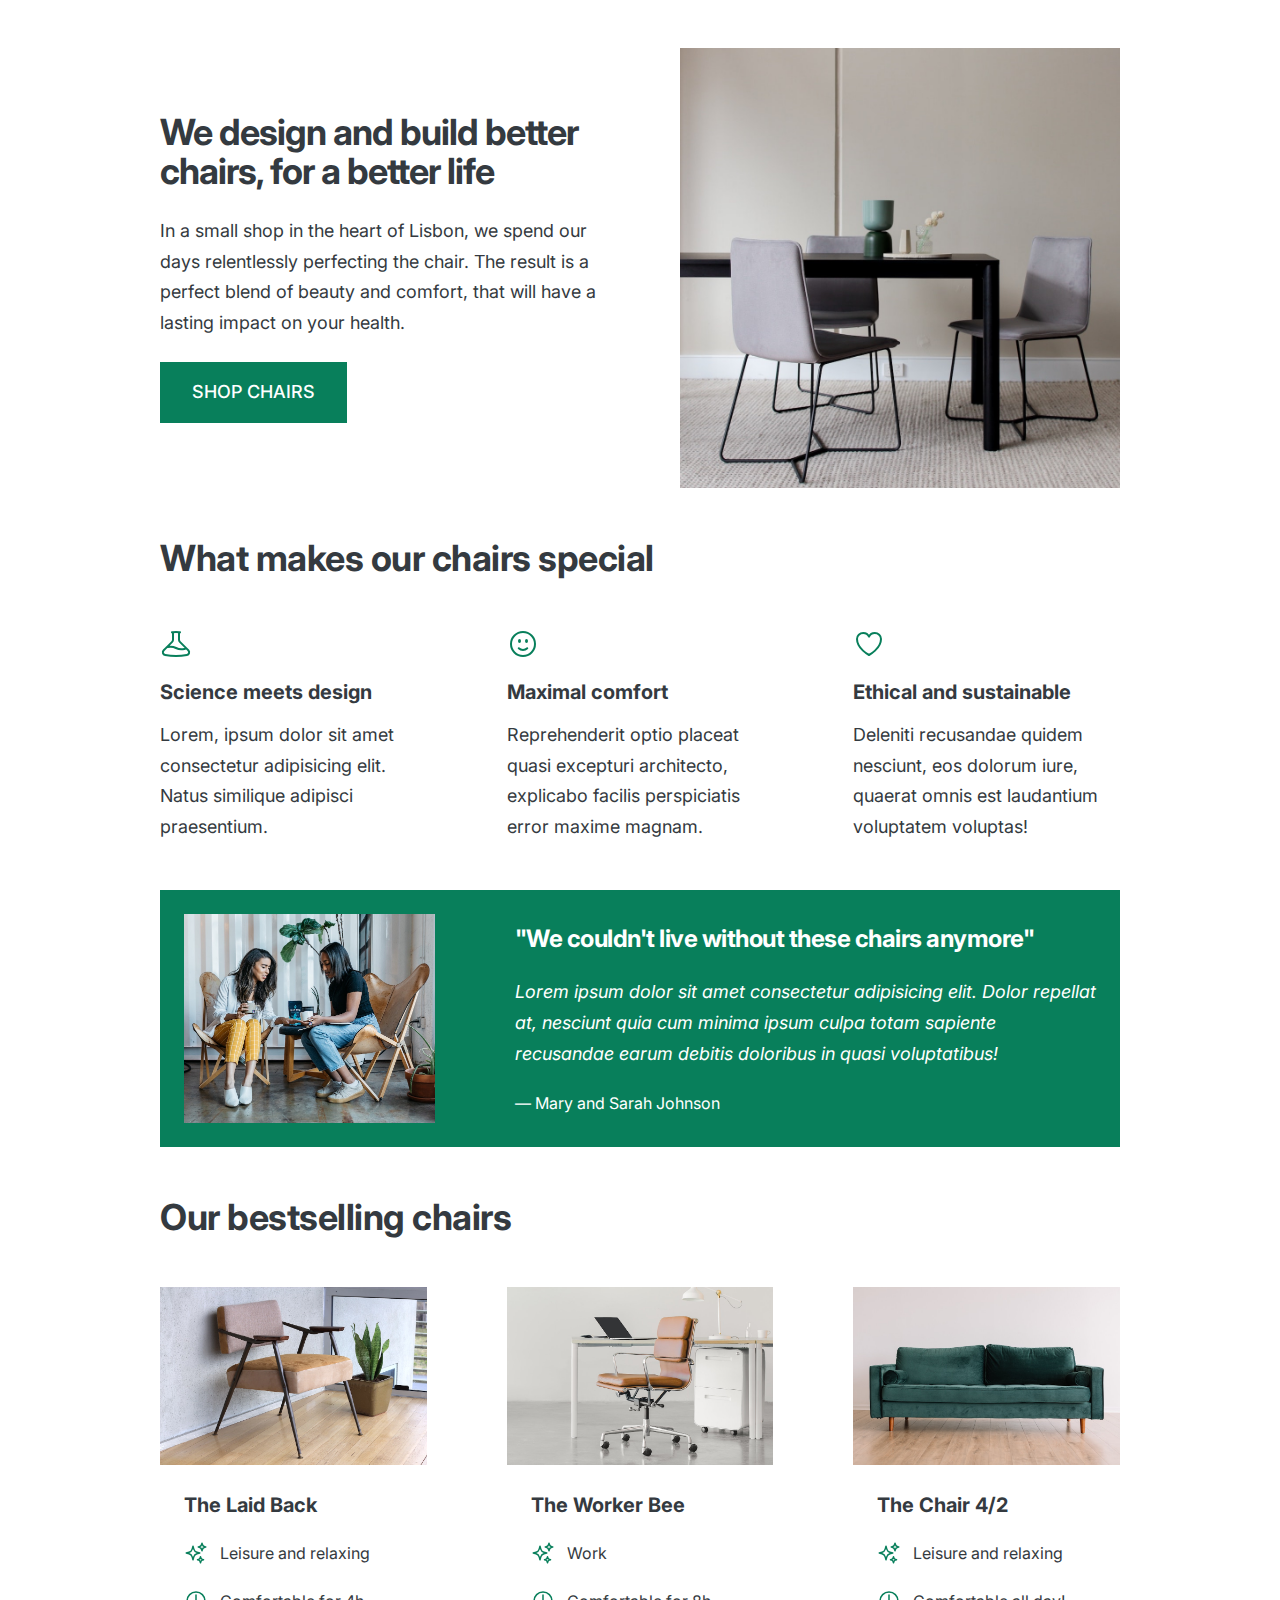
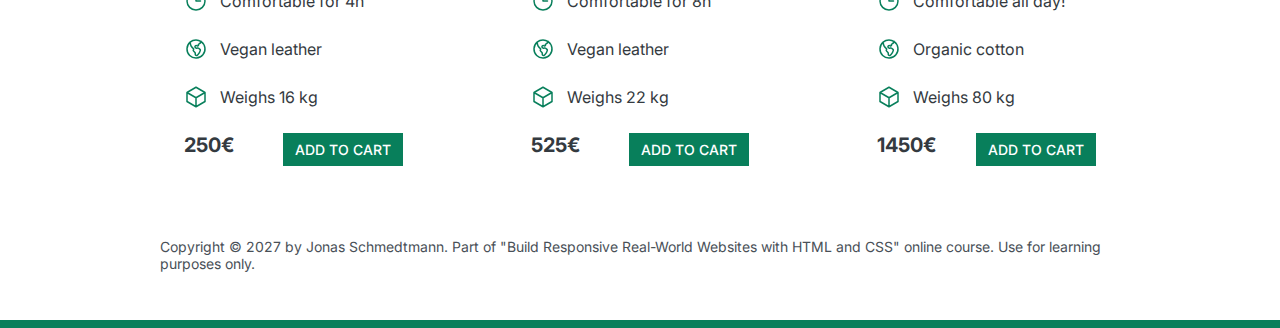
<file: 05-Design/index.html>
<!DOCTYPE html>
<html lang="en">
  <head>
    <meta charset="UTF-8" />
    <meta http-equiv="X-UA-Compatible" content="IE=edge" />
    <meta name="viewport" content="width=device-width, initial-scale=1.0" />
    <link rel="preconnect" href="https://fonts.googleapis.com" />
    <link rel="preconnect" href="https://fonts.gstatic.com" crossorigin />
    <link
      href="https://fonts.googleapis.com/css2?family=Inter:wght@400;500;700&display=swap"
      rel="stylesheet"
    />
    <link rel="stylesheet" href="style.css" />
    <title>Lisbon Chair Shop</title>
  </head>
  <body>
    <div class="container">
      <header>
        <div class="header-text-box">
          <h1>We design and build better chairs, for a better life</h1>
          <p class="header-text">
            In a small shop in the heart of Lisbon, we spend our days
            relentlessly perfecting the chair. The result is a perfect blend of
            beauty and comfort, that will have a lasting impact on your health.
          </p>
          <a class="btn btn--big" href="#">Shop chairs</a>
        </div>
        <img src="hero.jpg" alt="Photo" />
      </header>

      <section>
        <h2>What makes our chairs special</h2>
        <div class="grid-3-cols">
          <div>
            <svg
              xmlns="http://www.w3.org/2000/svg"
              fill="none"
              viewBox="0 0 24 24"
              stroke-width="1.5"
              stroke="currentColor"
              class="features-icon"
            >
              <path
                stroke-linecap="round"
                stroke-linejoin="round"
                d="M9.75 3.104v5.714a2.25 2.25 0 01-.659 1.591L5 14.5M9.75 3.104c-.251.023-.501.05-.75.082m.75-.082a24.301 24.301 0 014.5 0m0 0v5.714c0 .597.237 1.17.659 1.591L19.8 15.3M14.25 3.104c.251.023.501.05.75.082M19.8 15.3l-1.57.393A9.065 9.065 0 0112 15a9.065 9.065 0 00-6.23-.693L5 14.5m14.8.8l1.402 1.402c1.232 1.232.65 3.318-1.067 3.611A48.309 48.309 0 0112 21c-2.773 0-5.491-.235-8.135-.687-1.718-.293-2.3-2.379-1.067-3.61L5 14.5"
              />
            </svg>

            <p class="features-title"><strong>Science meets design</strong></p>
            <p class="features-text">
              Lorem, ipsum dolor sit amet consectetur adipisicing elit. Natus
              similique adipisci praesentium.
            </p>
          </div>

          <div>
            <svg
              xmlns="http://www.w3.org/2000/svg"
              fill="none"
              viewBox="0 0 24 24"
              stroke-width="1.5"
              stroke="currentColor"
              class="features-icon"
            >
              <path
                stroke-linecap="round"
                stroke-linejoin="round"
                d="M15.182 15.182a4.5 4.5 0 01-6.364 0M21 12a9 9 0 11-18 0 9 9 0 0118 0zM9.75 9.75c0 .414-.168.75-.375.75S9 10.164 9 9.75 9.168 9 9.375 9s.375.336.375.75zm-.375 0h.008v.015h-.008V9.75zm5.625 0c0 .414-.168.75-.375.75s-.375-.336-.375-.75.168-.75.375-.75.375.336.375.75zm-.375 0h.008v.015h-.008V9.75z"
              />
            </svg>

            <p class="features-title">
              <strong>Maximal comfort</strong>
            </p>
            <p class="features-text">
              Reprehenderit optio placeat quasi excepturi architecto, explicabo
              facilis perspiciatis error maxime magnam.
            </p>
          </div>

          <div>
            <svg
              xmlns="http://www.w3.org/2000/svg"
              fill="none"
              viewBox="0 0 24 24"
              stroke-width="1.5"
              stroke="currentColor"
              class="features-icon"
            >
              <path
                stroke-linecap="round"
                stroke-linejoin="round"
                d="M21 8.25c0-2.485-2.099-4.5-4.688-4.5-1.935 0-3.597 1.126-4.312 2.733-.715-1.607-2.377-2.733-4.313-2.733C5.1 3.75 3 5.765 3 8.25c0 7.22 9 12 9 12s9-4.78 9-12z"
              />
            </svg>

            <p class="features-title">
              <strong>Ethical and sustainable</strong>
            </p>
            <p class="features-text">
              Deleniti recusandae quidem nesciunt, eos dolorum iure, quaerat
              omnis est laudantium voluptatem voluptas!
            </p>
          </div>
        </div>
      </section>

      <section class="testimonial-section">
        <div class="grid-3-cols">
          <img src="customers.jpg" alt="People sitting on chairs" />
          <div class="testimonial-box">
            <h2>"We couldn't live without these chairs anymore"</h2>
            <blockquote class="testimonial-text">
              Lorem ipsum dolor sit amet consectetur adipisicing elit. Dolor
              repellat at, nesciunt quia cum minima ipsum culpa totam sapiente
              recusandae earum debitis doloribus in quasi voluptatibus!
            </blockquote>
            <p class="testimonial-author">&mdash; Mary and Sarah Johnson</p>
          </div>
        </div>
      </section>

      <section>
        <h2>Our bestselling chairs</h2>
        <div class="grid-3-cols">
          <figure class="chair">
            <img src="chair-1.jpg" alt="Chair" />
            <div class="chair-box">
              <h3>The Laid Back</h3>
              <ul class="chair-details">
                <li>
                  <svg
                    xmlns="http://www.w3.org/2000/svg"
                    fill="none"
                    viewBox="0 0 24 24"
                    stroke-width="1.5"
                    stroke="currentColor"
                    class="chair-icon"
                  >
                    <path
                      stroke-linecap="round"
                      stroke-linejoin="round"
                      d="M9.813 15.904L9 18.75l-.813-2.846a4.5 4.5 0 00-3.09-3.09L2.25 12l2.846-.813a4.5 4.5 0 003.09-3.09L9 5.25l.813 2.846a4.5 4.5 0 003.09 3.09L15.75 12l-2.846.813a4.5 4.5 0 00-3.09 3.09zM18.259 8.715L18 9.75l-.259-1.035a3.375 3.375 0 00-2.455-2.456L14.25 6l1.036-.259a3.375 3.375 0 002.455-2.456L18 2.25l.259 1.035a3.375 3.375 0 002.456 2.456L21.75 6l-1.035.259a3.375 3.375 0 00-2.456 2.456zM16.894 20.567L16.5 21.75l-.394-1.183a2.25 2.25 0 00-1.423-1.423L13.5 18.75l1.183-.394a2.25 2.25 0 001.423-1.423l.394-1.183.394 1.183a2.25 2.25 0 001.423 1.423l1.183.394-1.183.394a2.25 2.25 0 00-1.423 1.423z"
                    />
                  </svg>

                  <!-- Span is a generic INLINE text element, it doesn't have any meaning. It's like a div element, but inline -->
                  <span>Leisure and relaxing</span>
                </li>
                <li>
                  <svg
                    xmlns="http://www.w3.org/2000/svg"
                    fill="none"
                    viewBox="0 0 24 24"
                    stroke-width="1.5"
                    stroke="currentColor"
                    class="chair-icon"
                  >
                    <path
                      stroke-linecap="round"
                      stroke-linejoin="round"
                      d="M12 6v6h4.5m4.5 0a9 9 0 11-18 0 9 9 0 0118 0z"
                    />
                  </svg>

                  <span>Comfortable for 4h</span>
                </li>
                <li>
                  <svg
                    xmlns="http://www.w3.org/2000/svg"
                    fill="none"
                    viewBox="0 0 24 24"
                    stroke-width="1.5"
                    stroke="currentColor"
                    class="chair-icon"
                  >
                    <path
                      stroke-linecap="round"
                      stroke-linejoin="round"
                      d="M6.115 5.19l.319 1.913A6 6 0 008.11 10.36L9.75 12l-.387.775c-.217.433-.132.956.21 1.298l1.348 1.348c.21.21.329.497.329.795v1.089c0 .426.24.815.622 1.006l.153.076c.433.217.956.132 1.298-.21l.723-.723a8.7 8.7 0 002.288-4.042 1.087 1.087 0 00-.358-1.099l-1.33-1.108c-.251-.21-.582-.299-.905-.245l-1.17.195a1.125 1.125 0 01-.98-.314l-.295-.295a1.125 1.125 0 010-1.591l.13-.132a1.125 1.125 0 011.3-.21l.603.302a.809.809 0 001.086-1.086L14.25 7.5l1.256-.837a4.5 4.5 0 001.528-1.732l.146-.292M6.115 5.19A9 9 0 1017.18 4.64M6.115 5.19A8.965 8.965 0 0112 3c1.929 0 3.716.607 5.18 1.64"
                    />
                  </svg>

                  <span>Vegan leather</span>
                </li>
                <li>
                  <svg
                    xmlns="http://www.w3.org/2000/svg"
                    fill="none"
                    viewBox="0 0 24 24"
                    stroke-width="1.5"
                    stroke="currentColor"
                    class="chair-icon"
                  >
                    <path
                      stroke-linecap="round"
                      stroke-linejoin="round"
                      d="M21 7.5l-9-5.25L3 7.5m18 0l-9 5.25m9-5.25v9l-9 5.25M3 7.5l9 5.25M3 7.5v9l9 5.25m0-9v9"
                    />
                  </svg>

                  <span>Weighs 16 kg</span>
                </li>
              </ul>
              <div class="chair-price">
                <strong>250€</strong>
                <a href="#" class="btn btn--small">Add to cart</a>
              </div>
            </div>
          </figure>

          <figure class="chair">
            <img src="chair-2.jpg" alt="Chair" />
            <div class="chair-box">
              <h3>The Worker Bee</h3>
              <ul class="chair-details">
                <li>
                  <svg
                    xmlns="http://www.w3.org/2000/svg"
                    fill="none"
                    viewBox="0 0 24 24"
                    stroke-width="1.5"
                    stroke="currentColor"
                    class="chair-icon"
                  >
                    <path
                      stroke-linecap="round"
                      stroke-linejoin="round"
                      d="M9.813 15.904L9 18.75l-.813-2.846a4.5 4.5 0 00-3.09-3.09L2.25 12l2.846-.813a4.5 4.5 0 003.09-3.09L9 5.25l.813 2.846a4.5 4.5 0 003.09 3.09L15.75 12l-2.846.813a4.5 4.5 0 00-3.09 3.09zM18.259 8.715L18 9.75l-.259-1.035a3.375 3.375 0 00-2.455-2.456L14.25 6l1.036-.259a3.375 3.375 0 002.455-2.456L18 2.25l.259 1.035a3.375 3.375 0 002.456 2.456L21.75 6l-1.035.259a3.375 3.375 0 00-2.456 2.456zM16.894 20.567L16.5 21.75l-.394-1.183a2.25 2.25 0 00-1.423-1.423L13.5 18.75l1.183-.394a2.25 2.25 0 001.423-1.423l.394-1.183.394 1.183a2.25 2.25 0 001.423 1.423l1.183.394-1.183.394a2.25 2.25 0 00-1.423 1.423z"
                    />
                  </svg>
                  <span>Work</span>
                </li>
                <li>
                  <svg
                    xmlns="http://www.w3.org/2000/svg"
                    fill="none"
                    viewBox="0 0 24 24"
                    stroke-width="1.5"
                    stroke="currentColor"
                    class="chair-icon"
                  >
                    <path
                      stroke-linecap="round"
                      stroke-linejoin="round"
                      d="M12 6v6h4.5m4.5 0a9 9 0 11-18 0 9 9 0 0118 0z"
                    />
                  </svg>
                  <span>Comfortable for 8h</span>
                </li>
                <li>
                  <svg
                    xmlns="http://www.w3.org/2000/svg"
                    fill="none"
                    viewBox="0 0 24 24"
                    stroke-width="1.5"
                    stroke="currentColor"
                    class="chair-icon"
                  >
                    <path
                      stroke-linecap="round"
                      stroke-linejoin="round"
                      d="M6.115 5.19l.319 1.913A6 6 0 008.11 10.36L9.75 12l-.387.775c-.217.433-.132.956.21 1.298l1.348 1.348c.21.21.329.497.329.795v1.089c0 .426.24.815.622 1.006l.153.076c.433.217.956.132 1.298-.21l.723-.723a8.7 8.7 0 002.288-4.042 1.087 1.087 0 00-.358-1.099l-1.33-1.108c-.251-.21-.582-.299-.905-.245l-1.17.195a1.125 1.125 0 01-.98-.314l-.295-.295a1.125 1.125 0 010-1.591l.13-.132a1.125 1.125 0 011.3-.21l.603.302a.809.809 0 001.086-1.086L14.25 7.5l1.256-.837a4.5 4.5 0 001.528-1.732l.146-.292M6.115 5.19A9 9 0 1017.18 4.64M6.115 5.19A8.965 8.965 0 0112 3c1.929 0 3.716.607 5.18 1.64"
                    />
                  </svg>
                  <span>Vegan leather</span>
                </li>
                <li>
                  <svg
                    xmlns="http://www.w3.org/2000/svg"
                    fill="none"
                    viewBox="0 0 24 24"
                    stroke-width="1.5"
                    stroke="currentColor"
                    class="chair-icon"
                  >
                    <path
                      stroke-linecap="round"
                      stroke-linejoin="round"
                      d="M21 7.5l-9-5.25L3 7.5m18 0l-9 5.25m9-5.25v9l-9 5.25M3 7.5l9 5.25M3 7.5v9l9 5.25m0-9v9"
                    />
                  </svg>
                  <span>Weighs 22 kg</span>
                </li>
              </ul>
              <div class="chair-price">
                <strong>525€</strong>
                <a href="#" class="btn btn--small">Add to cart</a>
              </div>
            </div>
          </figure>

          <figure class="chair">
            <img src="chair-3.jpg" alt="Chair" />
            <div class="chair-box">
              <h3>The Chair 4/2</h3>
              <ul class="chair-details">
                <li>
                  <svg
                    xmlns="http://www.w3.org/2000/svg"
                    fill="none"
                    viewBox="0 0 24 24"
                    stroke-width="1.5"
                    stroke="currentColor"
                    class="chair-icon"
                  >
                    <path
                      stroke-linecap="round"
                      stroke-linejoin="round"
                      d="M9.813 15.904L9 18.75l-.813-2.846a4.5 4.5 0 00-3.09-3.09L2.25 12l2.846-.813a4.5 4.5 0 003.09-3.09L9 5.25l.813 2.846a4.5 4.5 0 003.09 3.09L15.75 12l-2.846.813a4.5 4.5 0 00-3.09 3.09zM18.259 8.715L18 9.75l-.259-1.035a3.375 3.375 0 00-2.455-2.456L14.25 6l1.036-.259a3.375 3.375 0 002.455-2.456L18 2.25l.259 1.035a3.375 3.375 0 002.456 2.456L21.75 6l-1.035.259a3.375 3.375 0 00-2.456 2.456zM16.894 20.567L16.5 21.75l-.394-1.183a2.25 2.25 0 00-1.423-1.423L13.5 18.75l1.183-.394a2.25 2.25 0 001.423-1.423l.394-1.183.394 1.183a2.25 2.25 0 001.423 1.423l1.183.394-1.183.394a2.25 2.25 0 00-1.423 1.423z"
                    />
                  </svg>
                  <span>Leisure and relaxing</span>
                </li>
                <li>
                  <svg
                    xmlns="http://www.w3.org/2000/svg"
                    fill="none"
                    viewBox="0 0 24 24"
                    stroke-width="1.5"
                    stroke="currentColor"
                    class="chair-icon"
                  >
                    <path
                      stroke-linecap="round"
                      stroke-linejoin="round"
                      d="M12 6v6h4.5m4.5 0a9 9 0 11-18 0 9 9 0 0118 0z"
                    />
                  </svg>
                  <span>Comfortable all day!</span>
                </li>
                <li>
                  <svg
                  xmlns="http://www.w3.org/2000/svg"
                  fill="none"
                  viewBox="0 0 24 24"
                  stroke-width="1.5"
                  stroke="currentColor"
                  class="chair-icon"
                >
                  <path
                    stroke-linecap="round"
                    stroke-linejoin="round"
                    d="M6.115 5.19l.319 1.913A6 6 0 008.11 10.36L9.75 12l-.387.775c-.217.433-.132.956.21 1.298l1.348 1.348c.21.21.329.497.329.795v1.089c0 .426.24.815.622 1.006l.153.076c.433.217.956.132 1.298-.21l.723-.723a8.7 8.7 0 002.288-4.042 1.087 1.087 0 00-.358-1.099l-1.33-1.108c-.251-.21-.582-.299-.905-.245l-1.17.195a1.125 1.125 0 01-.98-.314l-.295-.295a1.125 1.125 0 010-1.591l.13-.132a1.125 1.125 0 011.3-.21l.603.302a.809.809 0 001.086-1.086L14.25 7.5l1.256-.837a4.5 4.5 0 001.528-1.732l.146-.292M6.115 5.19A9 9 0 1017.18 4.64M6.115 5.19A8.965 8.965 0 0112 3c1.929 0 3.716.607 5.18 1.64"
                  />
                  <span>Organic cotton</span>
                </li>
                <li>
                  <svg
                  xmlns="http://www.w3.org/2000/svg"
                  fill="none"
                  viewBox="0 0 24 24"
                  stroke-width="1.5"
                  stroke="currentColor"
                  class="chair-icon"
                >
                  <path
                    stroke-linecap="round"
                    stroke-linejoin="round"
                    d="M21 7.5l-9-5.25L3 7.5m18 0l-9 5.25m9-5.25v9l-9 5.25M3 7.5l9 5.25M3 7.5v9l9 5.25m0-9v9"
                  />
                  <span>Weighs 80 kg</span>
                </li>
              </ul>
              <div class="chair-price">
                <strong>1450€</strong>
                <a href="#" class="btn btn--small">Add to cart</a>
              </div>
            </div>
          </figure>
        </div>
      </section>

      <footer>
        Copyright &copy; 2027 by Jonas Schmedtmann. Part of "Build Responsive
        Real-World Websites with HTML and CSS" online course. Use for learning
        purposes only.
      </footer>
    </div>
  </body>
</html>
</file>
<file: 05-Design/style.css>
/*
SPACING SYSTEM (px)
2 / 4 / 8 / 12 / 16 / 24 / 32 / 48 / 64 / 80 / 96 / 128

FONT SIZE SYSTEM (px)
10 / 12 / 14 / 16 / 18 / 20 / 24 / 30 / 36 / 44 / 52 / 62 / 74 / 86 / 98
*/

* {
  margin: 0;
  padding: 0;
  box-sizing: border-box;
}

/* ------------------------ */
/* GENERAL STYLES */
/* ------------------------ */
/* Main color: #087f5b */
/* Grey Color : #343a40 */
body {
  font-family: "Inter", sans-serif;
  color: #343a40;
  border-bottom: 8px solid #087f5b;
}

.container {
  width: 960px;
  margin: 0 auto;
}

header,
section {
  margin-bottom: 48px;
}

h2 {
  margin-bottom: 48px;
  font-size: 36px;
  letter-spacing: -0.5px;
}

.grid-3-cols {
  display: grid;
  grid-template-columns: repeat(3, 1fr);
  column-gap: 80px;
}
.btn:link,
.btn:visited {
  background-color: #087f5b;
  text-decoration: none;
  color: #fff;
  text-transform: uppercase;

  display: inline-block;
  font-weight: 500;
}
.btn:hover,
.btn:active {
  background-color: #099268;
}
.btn--big {
  font-size: 18px;
  padding: 16px 32px;
}
.btn--small {
  font-size: 14px;
  padding: 8px 12px;
}
/* ------------------------ */
/* COMPONENT STYLES */
/* ------------------------ */

/* HEADER */
header {
  display: grid;
  grid-template-columns: repeat(2, 1fr);
  column-gap: 80px;
  margin-top: 48px;
}

.header-text-box {
  align-self: center;
  font-size: 18px;
  line-height: 1.6;
}

h1 {
  margin-bottom: 24px;
  font-size: 44 px;
  line-height: 1.1;
  letter-spacing: -1px;
}

.header-text {
  margin-bottom: 24px;
  font-size: 18px;
  line-height: 1.7;
}

img {
  width: 100%;
}

/* FEATURES */
.features-icon {
  stroke: #087f5b;
  width: 32px;
  height: 32px;
  margin-bottom: 16px;
}

.features-title {
  margin-bottom: 16px;
  font-size: 20px;
}

.features-text {
  font-size: 18px;
  line-height: 1.7;
}

/* TESTIMONIAL */
.testimonial-section {
  background-color: #087f5b;
  color: #fff;
  padding: 24px;
}

.testimonial-box {
  grid-column: 2 / -1;
  align-self: center;
}

.testimonial-box h2 {
  margin-bottom: 24px;
  font-size: 24px;
}

.testimonial-text {
  font-style: italic;
  margin-bottom: 24px;
  font-size: 18px;
  line-height: 1.7;
}

/* CHAIRS */
.chair-box {
  padding: 24px;
}

h3 {
  margin-bottom: 24px;
  font-size: 20px;
}

.chair-details {
  list-style: none;
  margin-bottom: 24px;
}

.chair-details li {
  display: flex;
  align-items: center;
  gap: 12px;
  margin-bottom: 24px;
}

.chair-details li:last-child {
  margin-bottom: 0;
}

.chair-icon {
  stroke: #087f5b;
  width: 24px;
  height: 24px;
}

.chair-price {
  display: flex;
  justify-content: space-between;
  font-size: 20px;
}

footer {
  margin-bottom: 48px;
  font-size: 14px;
  color: #495057;
}
</file>
